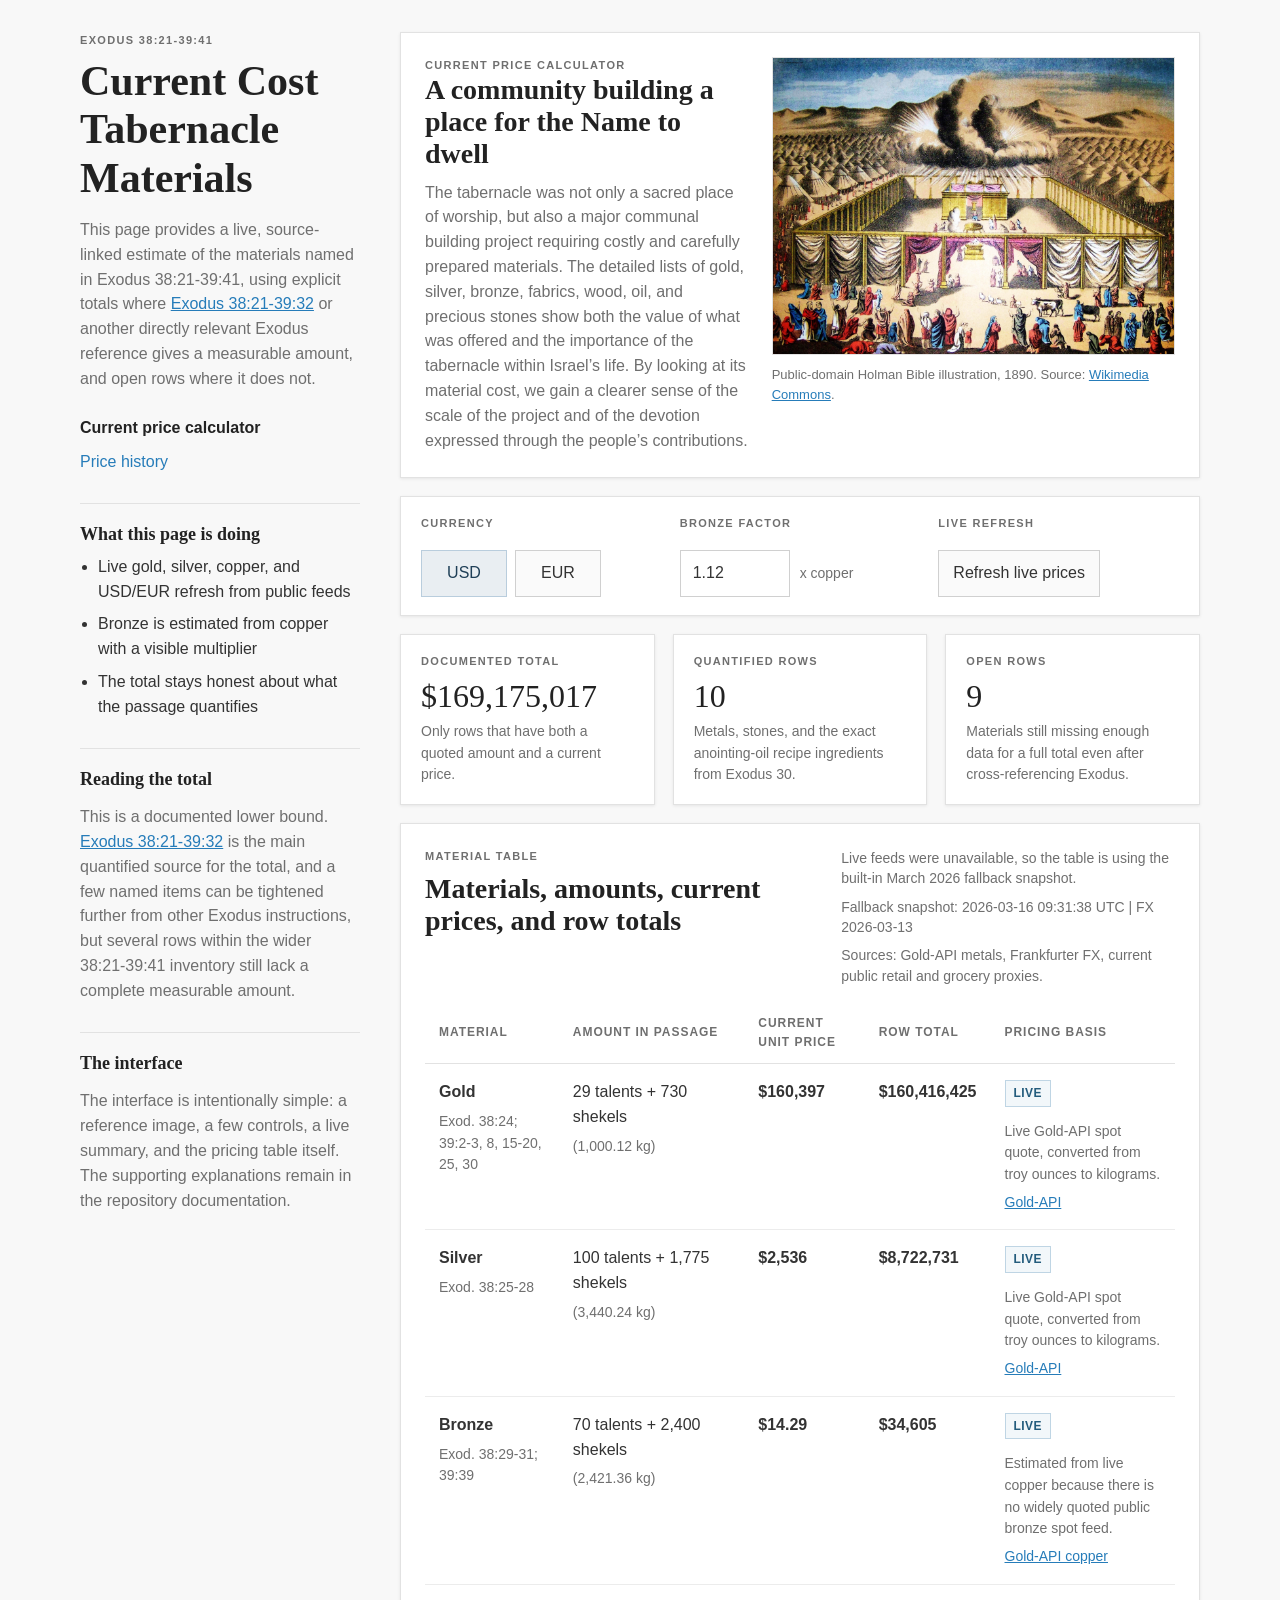
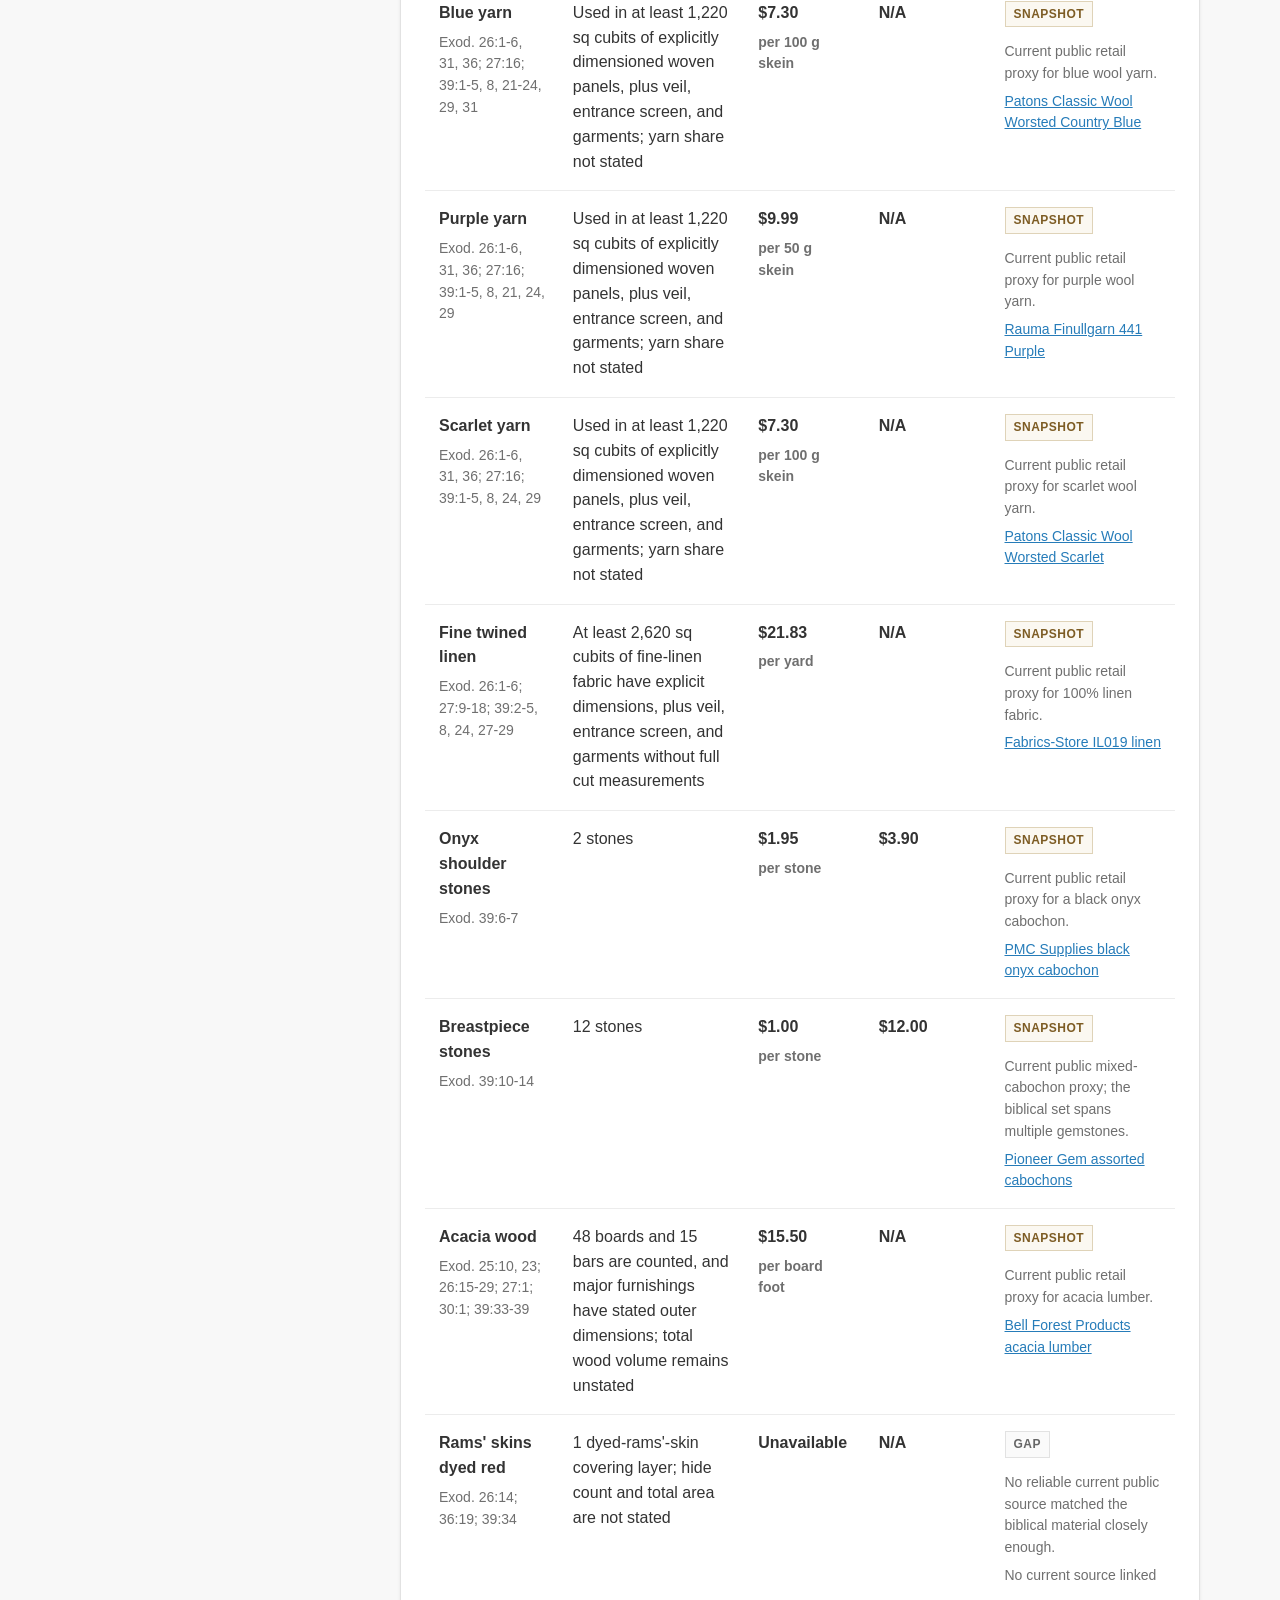
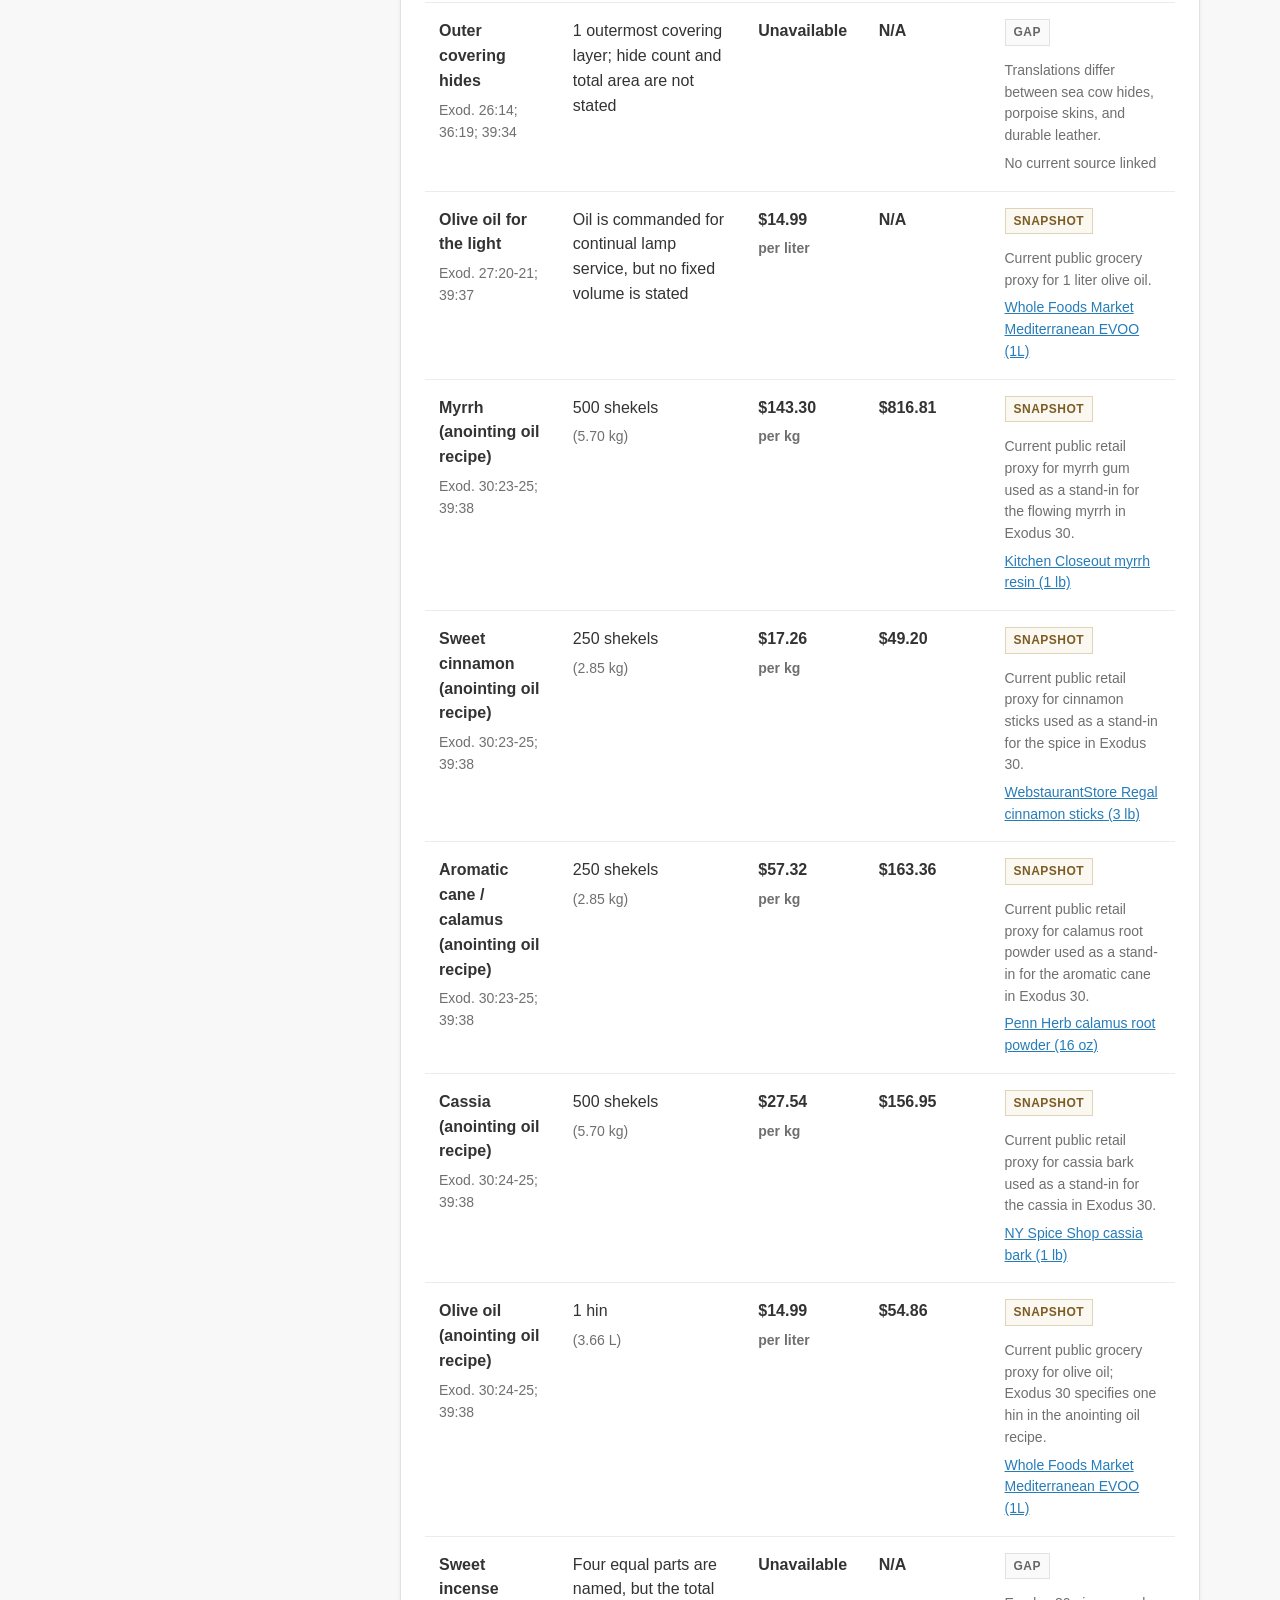
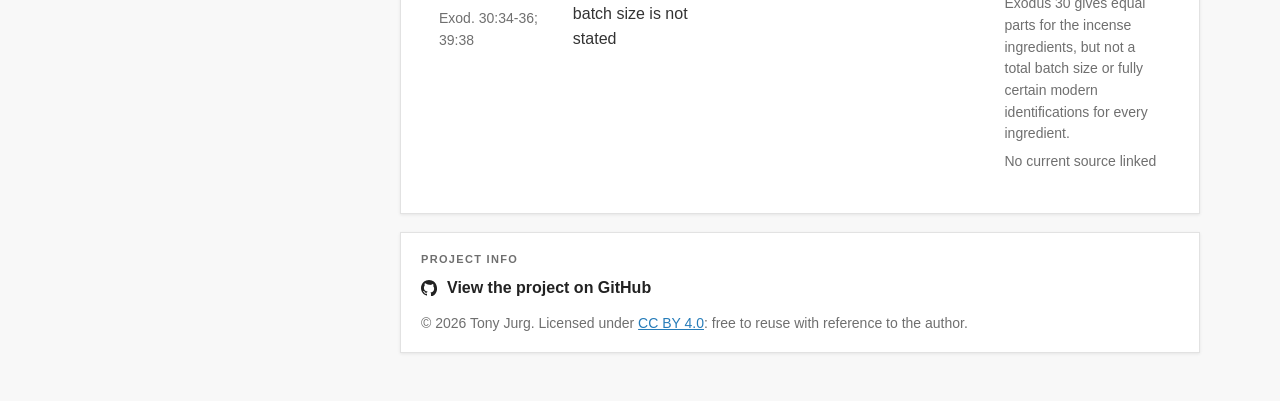
<file: docs/index.html>
<!doctype html>
<html lang="en">
  <head>
    <meta charset="utf-8">
    <meta name="viewport" content="width=device-width, initial-scale=1">
    <title>Cost of Tabernacle Material</title>
    <meta
      name="description"
      content="Interactive estimate of the current cost of the Tabernacle materials named in Exodus 38:21-39:41, using Exodus 38:21-39:32 as the main quantified source."
    >
    <link rel="stylesheet" href="./styles.css">
    <meta 
      name="google-site-verification" 
      content="P2fChlUk8978ugv3-hcITlCr_R8T1WltycEABFvWiP4" 
    >
  </head>
  <body>
    <div class="page-shell">
      <aside class="sidebar">
        <p class="eyebrow">Exodus 38:21-39:41</p>
        <h1>Current Cost Tabernacle Materials</h1>
        <p class="sidebar-lead">
          This page provides a live, source-linked estimate of the materials named in Exodus 38:21-39:41, using explicit totals where <a href="https://www.stepbible.org/?q=version=ESV@reference=Ex.38:21-39:32&options=NVHUG" target="_blank">Exodus 38:21-39:32</a>
          or another directly relevant Exodus reference gives a measurable amount, and open rows where it does not.
        </p>

        <nav class="page-nav" aria-label="Site navigation">
          <a class="nav-link is-active" href="./index.html">Current price calculator</a>
          <a class="nav-link" href="./history.html">Price history</a>
        </nav>

        <div class="sidebar-block">
          <h2>What this page is doing</h2>
          <ul class="plain-list">
            <li>Live gold, silver, copper, and USD/EUR refresh from public feeds</li>
            <li>Bronze is estimated from copper with a visible multiplier</li>
            <li>The total stays honest about what the passage quantifies</li>
          </ul>
        </div>

        <div class="sidebar-block">
          <h2>Reading the total</h2>
          <p>
            This is a documented lower bound. <a href="https://www.stepbible.org/?q=version=ESV@reference=Ex.38:21-39:32&options=NVHUG" target="_blank">Exodus 38:21-39:32</a> is the main quantified source for the total, and a
            few named items can be tightened further from other Exodus instructions, but several rows within the
            wider 38:21-39:41 inventory still lack a complete measurable amount.
          </p>
        </div>

        <div class="sidebar-block">
          <h2>The interface</h2>
          <p>
        The interface is intentionally simple: a reference image, a few controls, a live summary, and the pricing table itself. The supporting explanations remain in the repository documentation.
          </p>
        </div>
      </aside>

      <main class="content">
        <section class="hero-panel">
          <div class="hero-copy">
            <p class="section-label">Current Price Calculator</p>
            <h2>A community building a place for the Name to dwell</h2>
            <p>
              The tabernacle was not only a sacred place of worship, but also a major communal building project requiring costly and carefully prepared materials. The detailed lists of gold, silver, bronze, fabrics, wood, oil, and precious stones show both the value of what was offered and the importance of the tabernacle within Israel’s life. By looking at its material cost, we gain a clearer sense of the scale of the project and of the devotion expressed through the people’s contributions.
            </p>
          </div>

          <figure class="hero-figure">
            <img
              src="./assets/tabernacle-holman-1890.jpg"
              alt="Holman Bible illustration of the tabernacle in the wilderness"
            >
            <figcaption>
              Public-domain Holman Bible illustration, 1890. Source:
              <a href="https://commons.wikimedia.org/wiki/File:Holman_The_Tabernacle.jpg">Wikimedia Commons</a>.
            </figcaption>
          </figure>
        </section>

        <section class="controls-panel" aria-label="Calculator controls">
          <div class="control-group">
            <span class="control-label">Currency</span>
            <div class="segmented-control" id="currency-toggle" role="group" aria-label="Currency toggle">
              <button type="button" class="toggle-button is-active" data-currency="USD" aria-pressed="true">
                USD
              </button>
              <button type="button" class="toggle-button" data-currency="EUR" aria-pressed="false">
                EUR
              </button>
            </div>
          </div>

          <label class="control-group factor-group" for="bronze-factor">
            <span class="control-label">Bronze factor</span>
            <div class="factor-row">
              <input id="bronze-factor" name="bronze-factor" type="number" min="1" max="2" step="0.01" value="1.12">
              <span class="input-suffix">x copper</span>
            </div>
          </label>

          <div class="control-group button-group">
            <span class="control-label">Live refresh</span>
            <button type="button" class="refresh-button" id="refresh-prices">Refresh prices</button>
          </div>
        </section>

        <section class="summary-grid" aria-label="Summary">
          <article class="summary-card">
            <p class="summary-label">Documented total</p>
            <p class="summary-value" id="documented-total">--</p>
            <p class="summary-note">Only rows that have both a quoted amount and a current price.</p>
          </article>

          <article class="summary-card">
            <p class="summary-label">Quantified rows</p>
            <p class="summary-value" id="quantified-rows">--</p>
            <p class="summary-note">Metals, stones, and the exact anointing-oil recipe ingredients from Exodus 30.</p>
          </article>

          <article class="summary-card">
            <p class="summary-label">Open rows</p>
            <p class="summary-value" id="open-rows">--</p>
            <p class="summary-note">Materials still missing enough data for a full total even after cross-referencing Exodus.</p>
          </article>
        </section>

        <section class="table-panel">
          <div class="panel-header">
            <div>
              <p class="section-label">Material Table</p>
              <h2>Materials, amounts, current prices, and row totals</h2>
            </div>
            <div class="panel-meta-stack" aria-label="Live table data summary">
              <p class="panel-note panel-note-compact" id="table-live-summary">Live summary loading...</p>
              <p class="panel-note panel-note-compact" id="table-updated-summary">Updated summary loading...</p>
              <p class="panel-note panel-note-compact" id="table-source-summary">Source summary loading...</p>
            </div>
          </div>

          <div class="table-wrap">
            <table>
              <thead>
                <tr>
                  <th scope="col">Material</th>
                  <th scope="col">Amount in passage</th>
                  <th scope="col">Current unit price</th>
                  <th scope="col">Row total</th>
                  <th scope="col">Pricing basis</th>
                </tr>
              </thead>
              <tbody id="materials-table"></tbody>
            </table>
          </div>
        </section>

        <section class="info-panel" aria-label="Project information">
          <p class="section-label">Project info</p>
          <div class="info-panel-body">
            <a
              class="github-link"
              href="https://github.com/tonyjurg/cost_of_tabernacle"
              target="_blank"
              rel="noreferrer"
            >
              <svg class="github-icon" viewBox="0 0 16 16" aria-hidden="true" focusable="false">
                <path
                  fill="currentColor"
                  d="M8 0C3.58 0 0 3.58 0 8c0 3.54 2.29 6.53 5.47 7.59.4.07.55-.17.55-.38
                  0-.19-.01-.82-.01-1.49-2.01.37-2.53-.49-2.69-.94-.09-.23-.48-.94-.82-1.13
                  -.28-.15-.68-.52-.01-.53.63-.01 1.08.58 1.23.82.72 1.21 1.87.87 2.33.66
                  .07-.52.28-.87.51-1.07-1.78-.2-3.64-.89-3.64-3.95 0-.87.31-1.59.82-2.15
                  -.08-.2-.36-1.02.08-2.12 0 0 .67-.21 2.2.82A7.65 7.65 0 0 1 8 4.69c.68
                  0 1.36.09 2 .27 1.53-1.04 2.2-.82 2.2-.82.44 1.1.16 1.92.08 2.12.51.56
                  .82 1.27.82 2.15 0 3.07-1.87 3.75-3.65 3.95.29.25.54.73.54 1.48 0 1.07
                  -.01 1.93-.01 2.2 0 .21.15.46.55.38A8.01 8.01 0 0 0 16 8c0-4.42-3.58-8-8-8Z"
                ></path>
              </svg>
              <span>View the project on GitHub</span>
            </a>
            <p class="license-note">
              &copy; 2026 Tony Jurg. Licensed under
              <a href="https://creativecommons.org/licenses/by/4.0/" target="_blank" rel="noreferrer">CC BY 4.0</a>:
              free to reuse with reference to the author.
            </p>
          </div>
        </section>

      </main>
    </div>

    <script src="./app.js"></script>
  </body>
</html>
</file>
<file: docs/styles.css>
:root {
  --bg: #f8f8f8;
  --surface: #ffffff;
  --surface-soft: #fcfcfc;
  --ink: #333333;
  --muted: #6f6f6f;
  --border: #e2e2e2;
  --link: #267cb9;
  --link-dark: #1c5f8d;
  --shadow: 0 1px 3px rgba(0, 0, 0, 0.08);
  --serif: Georgia, "Times New Roman", serif;
  --sans: -apple-system, BlinkMacSystemFont, "Segoe UI", Helvetica, Arial, sans-serif;
}

* {
  box-sizing: border-box;
}

html {
  scroll-behavior: smooth;
}

body {
  margin: 0;
  color: var(--ink);
  font-family: var(--sans);
  font-size: 16px;
  line-height: 1.55;
  background: var(--bg);
}

a {
  color: var(--link);
}

a:hover,
a:focus-visible {
  color: var(--link-dark);
}

img {
  display: block;
  max-width: 100%;
}

.page-shell {
  width: min(1120px, calc(100% - 32px));
  margin: 32px auto 48px;
  display: grid;
  grid-template-columns: 280px minmax(0, 1fr);
  gap: 40px;
}

.sidebar {
  align-self: start;
  position: sticky;
  top: 24px;
}

.eyebrow,
.section-label,
.summary-label,
.control-label {
  margin: 0 0 8px;
  color: var(--muted);
  font-size: 11px;
  font-weight: 700;
  letter-spacing: 0.12em;
  text-transform: uppercase;
}

h1,
h2 {
  margin: 0;
  color: #222222;
  font-family: var(--serif);
  font-weight: 700;
  line-height: 1.15;
}

h1 {
  margin-bottom: 16px;
  font-size: 42px;
}

h2 {
  margin-bottom: 10px;
  font-size: 28px;
}

.sidebar-lead,
.sidebar-block p,
.summary-note,
.panel-note,
.live-status,
.note-card p,
.hero-copy p,
.hero-figure figcaption {
  color: var(--muted);
}

.sidebar-block {
  margin-top: 28px;
  padding-top: 20px;
  border-top: 1px solid var(--border);
}

.sidebar-block h2 {
  font-size: 18px;
  margin-bottom: 10px;
}

.plain-list {
  margin: 0;
  padding-left: 18px;
}

.plain-list li + li {
  margin-top: 8px;
}

.page-nav {
  display: grid;
  gap: 10px;
  margin: 24px 0 0;
}

.nav-link {
  display: inline-block;
  width: fit-content;
  color: var(--link);
  text-decoration: none;
}

.nav-link.is-active {
  color: #222222;
  font-weight: 700;
}

.content {
  min-width: 0;
}

.hero-panel,
.controls-panel,
.summary-card,
.table-panel,
.note-card {
  background: var(--surface);
  border: 1px solid var(--border);
  box-shadow: var(--shadow);
}

.hero-panel,
.table-panel {
  padding: 24px;
}

.hero-panel {
  display: grid;
  grid-template-columns: minmax(0, 0.8fr) minmax(320px, 1fr);
  gap: 24px;
  margin-bottom: 18px;
}

.hero-copy p {
  margin: 0;
}

.hero-figure {
  margin: 0;
}

.hero-figure img {
  width: 100%;
  border: 1px solid var(--border);
}

.hero-figure-history img {
  max-height: 280px;
  object-fit: cover;
}

.hero-figure figcaption {
  margin-top: 10px;
  font-size: 13px;
}

.controls-panel {
  display: grid;
  grid-template-columns: repeat(3, minmax(0, 1fr));
  gap: 18px;
  padding: 18px 20px;
}

.control-group {
  display: grid;
  gap: 10px;
  align-content: start;
}

.segmented-control {
  display: inline-flex;
  flex-wrap: wrap;
  gap: 8px;
}

.toggle-button,
.refresh-button,
input {
  font: inherit;
}

.toggle-button,
.refresh-button {
  appearance: none;
  border: 1px solid #d0d0d0;
  background: #fafafa;
  color: #333333;
  cursor: pointer;
}

.toggle-button {
  min-width: 86px;
  padding: 10px 14px;
}

.toggle-button.is-active {
  background: #e9eef2;
  border-color: #b9cddd;
  color: #1f3f57;
}

.refresh-button {
  padding: 10px 14px;
  width: fit-content;
}

.refresh-button[disabled] {
  cursor: progress;
  opacity: 0.7;
}

.link-button {
  display: inline-block;
  text-decoration: none;
}

.factor-row {
  display: grid;
  grid-template-columns: minmax(0, 110px) auto;
  gap: 10px;
  align-items: center;
}

.factor-row input {
  width: 100%;
  padding: 10px 12px;
  border: 1px solid #d0d0d0;
  background: #ffffff;
  color: #333333;
}

.select-input {
  width: 100%;
  padding: 10px 12px;
  border: 1px solid #d0d0d0;
  background: #ffffff;
  color: #333333;
  font: inherit;
}

.input-suffix {
  color: var(--muted);
  font-size: 14px;
}

.live-status {
  margin: 12px 2px 20px;
  font-size: 14px;
}

.status-row {
  display: flex;
  flex-wrap: wrap;
  gap: 10px;
  margin: -8px 0 20px;
}

.status-badge {
  display: inline-flex;
  align-items: center;
  padding: 7px 10px;
  border: 1px solid var(--border);
  background: var(--surface);
  color: var(--muted);
  font-size: 13px;
  line-height: 1.35;
  box-shadow: var(--shadow);
}

.summary-grid {
  display: grid;
  grid-template-columns: repeat(3, minmax(0, 1fr));
  gap: 18px;
}

.summary-grid {
  margin-bottom: 18px;
}

.controls-panel + .summary-grid {
  margin-top: 18px;
}

.notes-panel {
  display: grid;
  grid-template-columns: repeat(2, minmax(0, 1fr));
  gap: 18px;
}

.summary-card,
.note-card {
  padding: 18px 20px;
}

.summary-value {
  margin: 0 0 6px;
  color: #222222;
  font-family: var(--serif);
  font-size: 32px;
  line-height: 1.15;
}

.summary-value-small {
  font-size: 22px;
}

.summary-note {
  margin: 0;
  font-size: 14px;
}

.panel-header {
  display: grid;
  grid-template-columns: minmax(0, 0.95fr) minmax(260px, 0.8fr);
  gap: 20px;
  align-items: start;
  margin-bottom: 16px;
}

.panel-note {
  margin: 22px 0 0;
}

.panel-meta-stack {
  display: grid;
  gap: 8px;
}

.panel-note-compact {
  margin: 0;
  font-size: 14px;
  line-height: 1.45;
}

.table-wrap {
  overflow-x: auto;
}

.chart-panel {
  margin-bottom: 18px;
  padding: 24px;
  background: var(--surface);
  border: 1px solid var(--border);
  box-shadow: var(--shadow);
}

.info-panel {
  margin-top: 18px;
  padding: 18px 20px;
  background: var(--surface);
  border: 1px solid var(--border);
  box-shadow: var(--shadow);
}

.info-panel-body {
  display: grid;
  gap: 12px;
}

.github-link {
  display: inline-flex;
  align-items: center;
  gap: 10px;
  width: fit-content;
  color: #222222;
  font-weight: 700;
  text-decoration: none;
}

.github-link:hover,
.github-link:focus-visible {
  color: #111111;
}

.github-icon {
  width: 16px;
  height: 16px;
  flex: 0 0 auto;
}

.license-note {
  margin: 0;
  color: var(--muted);
  font-size: 14px;
}

.chart-wrap {
  position: relative;
  min-height: 420px;
}

.chart-wrap canvas {
  width: 100% !important;
  height: 420px !important;
}

table {
  width: 100%;
  border-collapse: collapse;
}

thead th {
  padding: 12px 14px;
  text-align: left;
  color: var(--muted);
  font-size: 12px;
  font-weight: 700;
  letter-spacing: 0.08em;
  text-transform: uppercase;
  border-bottom: 1px solid var(--border);
}

tbody td {
  padding: 16px 14px;
  vertical-align: top;
  border-bottom: 1px solid #ececec;
}

tbody tr:last-child td {
  border-bottom: 0;
}

.material-title {
  margin: 0;
  font-weight: 700;
}

.material-meta,
.small-note {
  display: block;
  margin-top: 6px;
  color: var(--muted);
  font-size: 14px;
}

.value-strong {
  font-weight: 700;
}

.status-pill {
  display: inline-block;
  margin-bottom: 8px;
  padding: 3px 8px;
  border: 1px solid var(--border);
  color: #555555;
  font-size: 12px;
  font-weight: 700;
  text-transform: uppercase;
  letter-spacing: 0.04em;
  background: #fafafa;
}

.status-live {
  color: #245c7d;
  border-color: #bfd5e4;
  background: #f2f7fa;
}

.status-snapshot {
  color: #7d5c24;
  border-color: #dfd3b8;
  background: #fbf8f1;
}

.status-gap {
  color: #666666;
}

.notes-panel {
  margin-top: 18px;
}

@media (max-width: 980px) {
  .page-shell {
    grid-template-columns: 1fr;
    gap: 28px;
  }

  .sidebar {
    position: static;
  }

  .hero-panel,
  .controls-panel,
  .summary-grid,
  .notes-panel,
  .panel-header {
    grid-template-columns: 1fr;
  }
}

@media (max-width: 640px) {
  .page-shell {
    width: min(100% - 20px, 1120px);
    margin-top: 20px;
  }

  h1 {
    font-size: 34px;
  }

  h2 {
    font-size: 24px;
  }

  .hero-panel,
  .table-panel {
    padding: 18px;
  }

  .controls-panel,
  .summary-card,
  .note-card {
    padding: 16px;
  }

  thead th,
  tbody td {
    padding-left: 10px;
    padding-right: 10px;
  }
}
</file>
